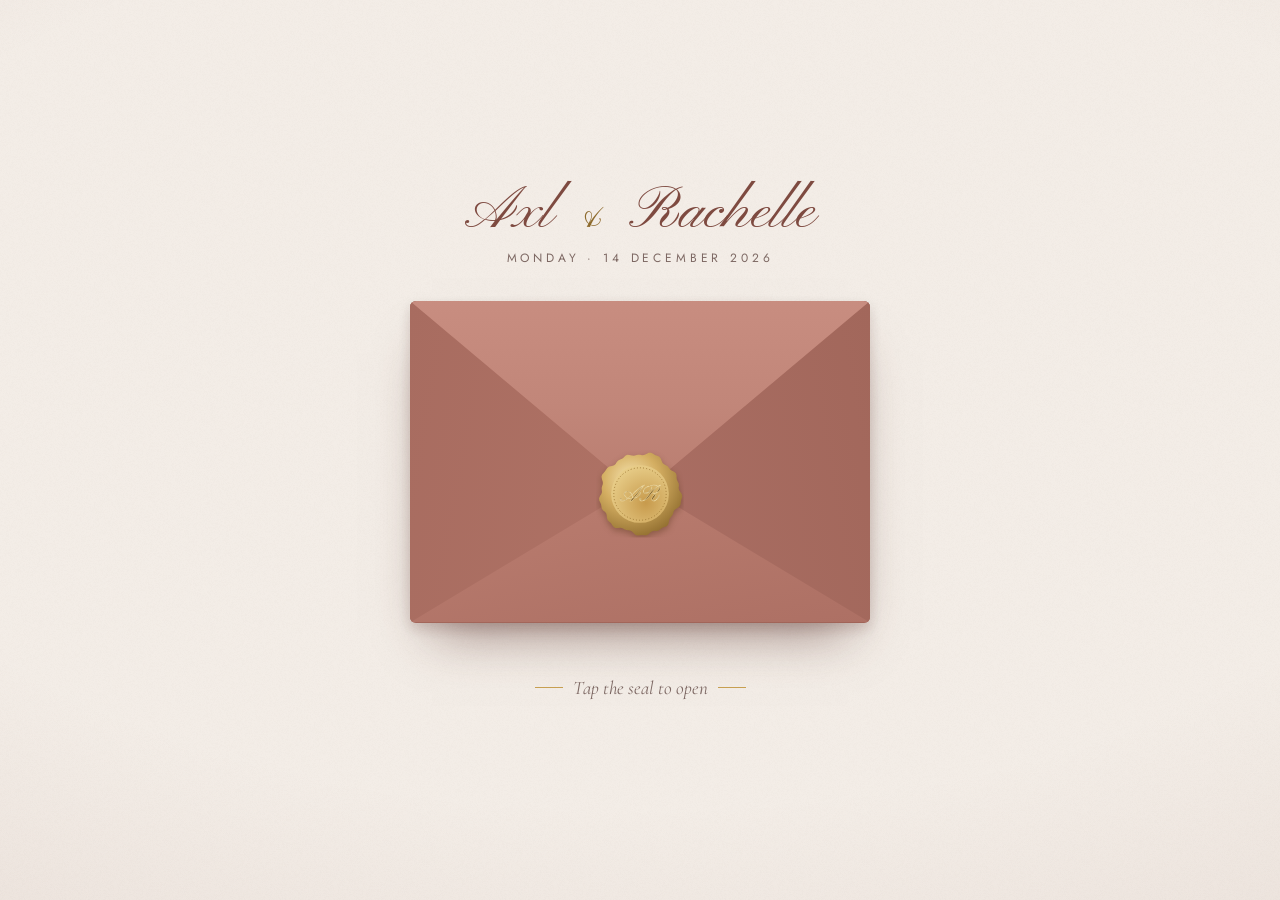
<file: index.html>
<!doctype html>
<html lang="en">
  <head>
    <meta charset="utf-8" />
    <meta
      name="viewport"
      content="width=device-width, initial-scale=1, viewport-fit=cover"
    />
    <style>
      :root {
        padding-top: env(safe-area-inset-top, 0px);
        padding-bottom: env(safe-area-inset-bottom, 0px);
        box-sizing: border-box;
      }
      body {
        margin: 0;
      }
      img {
        max-width: 100%;
      }
      [hidden] {
        display: none !important;
      }
    </style>
    <title>Axl &amp; Rachelle</title>
    <link
      rel="icon"
      href="data:image/svg+xml,%3Csvg xmlns=%27http://www.w3.org/2000/svg%27 viewBox=%270 0 100 100%27%3E%3Ccircle cx=%2750%27 cy=%2750%27 r=%2746%27 fill=%27%23c9a052%27/%3E%3Ccircle cx=%2750%27 cy=%2750%27 r=%2730%27 fill=%27none%27 stroke=%27%238d6a2c%27 stroke-width=%273%27/%3E%3C/svg%3E"
    />
    <link rel="preconnect" href="https://fonts.googleapis.com" />
    <link rel="preconnect" href="https://fonts.gstatic.com" crossorigin />
    <link rel="stylesheet" href="rsvp.css" />
    <link
      rel="stylesheet"
      href="https://fonts.googleapis.com/css2?family=Cormorant+Garamond:ital,wght@0,400;0,500;0,600;1,400;1,500&family=Jost:wght@400;500&family=Pinyon+Script&display=swap"
    />
    <style>
      /* Layout: one screen. Sealed envelope on linen → tap the seal → card rises out and becomes a page-turning booklet. */
      :root {
        color-scheme: light;
        --linen: #f4eee8;
        --linen-deep: #e7ddd4;
        --rose: #b77a6d;
        --rose-side: #a86c60;
        --rose-flap: #c18679;
        --rose-deep: #7e4a40;
        --blush: #f0dfd8;
        --gold: #c9a052;
        --gold-hi: #f1dca3;
        --gold-lo: #8d6a2c;
        --ink: #4b3934;
        --ink-soft: #7d6863;
        --panel: #fbf8f5;
        --f-script: "Pinyon Script", "Snell Roundhand", cursive;
        --f-serif:
          "Cormorant Garamond", "Cormorant", Garamond, "Times New Roman", serif;
        --f-ui: "Jost", "Avenir Next", "Segoe UI", system-ui, sans-serif;
        --rf-ink: var(--rose-deep);
        --rf-soft: var(--ink-soft);
        --rf-line: rgba(126, 74, 64, 0.25);
        --rf-field: var(--panel);
        --rf-gold: var(--gold-lo);
        --rf-font: var(--f-ui);
      }
      html,
      body {
        height: 100%;
      }
      body {
        background-color: var(--linen);
        background-image: radial-gradient(
          120% 90% at 50% 40%,
          transparent 55%,
          rgba(126, 74, 64, 0.1) 100%
        );
        color: var(--ink);
        font-family: var(--f-ui);
        overflow: hidden;
        -webkit-tap-highlight-color: transparent;
      }
      .stage {
        position: relative;
        height: 100%;
        padding-left: max(16px, env(safe-area-inset-left, 0px));
        padding-right: max(16px, env(safe-area-inset-right, 0px));
        padding-block: 16px;
        box-sizing: border-box;
        display: flex;
        flex-direction: column;
        align-items: center;
        justify-content: center;
        gap: clamp(18px, 4vh, 34px);
      }
      .texture {
        position: fixed;
        inset: 0;
        pointer-events: none;
        opacity: 0.55;
        mix-blend-mode: multiply;
        background-size: 220px 220px;
      }

      /* ---------- Sealed state ---------- */
      .heading {
        text-align: center;
        display: grid;
        gap: 6px;
      }
      .names {
        font-family: var(--f-script);
        font-size: clamp(40px, 10vw, 60px);
        line-height: 1;
        color: var(--rose-deep);
        margin: 0;
        font-weight: 400;
        text-wrap: balance;
      }
      .names .amp {
        font-size: 0.7em;
        color: var(--gold-lo);
        padding: 0 0.12em;
      }
      .when {
        font-family: var(--f-ui);
        font-size: 12px;
        letter-spacing: 0.32em;
        text-transform: uppercase;
        color: var(--ink-soft);
      }

      .env {
        --ew: min(88vw, 460px, calc((100vh - 260px) * 1.43));
        position: relative;
        width: var(--ew);
        aspect-ratio: 10/7;
        cursor: pointer;
        border: 0;
        padding: 0;
        background: none;
      }
      .env > * {
        position: absolute;
      }
      .env-back {
        inset: 0;
        border-radius: 6px;
        background: linear-gradient(#80493f, #94584c);
        box-shadow:
          0 30px 50px -22px rgba(80, 40, 34, 0.55),
          0 6px 14px rgba(80, 40, 34, 0.18);
        z-index: 1;
      }
      .card {
        z-index: 3;
        left: 27%;
        width: 46%;
        top: 3%;
        aspect-ratio: 397/560;
        background: #fff center/cover no-repeat;
        border-radius: 3px;
        box-shadow: 0 2px 6px rgba(60, 30, 25, 0.25);
      }
      .front {
        inset: 0;
        z-index: 4;
        border-radius: 6px;
        overflow: hidden;
        clip-path: polygon(0 0, 50% 57%, 100% 0, 100% 100%, 0 100%);
        background: linear-gradient(170deg, #bd8174, var(--rose) 60%, #ad7064);
      }
      .front::before,
      .front::after {
        content: "";
        position: absolute;
        inset: 0;
      }
      .front::before {
        clip-path: polygon(0 0, 50% 57%, 0 100%);
        background: linear-gradient(100deg, var(--rose-side), #b47769);
      }
      .front::after {
        clip-path: polygon(100% 0, 50% 57%, 100% 100%);
        background: linear-gradient(260deg, #a2675b, #b0746a);
      }
      .flap {
        left: 0;
        top: 0;
        width: 100%;
        height: 60%;
        z-index: 5;
        transform-origin: 50% 0;
        transform: perspective(1000px) rotateX(0deg);
        transform-style: preserve-3d;
      }
      .flap .face {
        position: absolute;
        inset: 0;
        backface-visibility: hidden;
        -webkit-backface-visibility: hidden;
        clip-path: polygon(0 0, 100% 0, 50% 100%);
      }
      .flap .out {
        background: linear-gradient(
          180deg,
          #c88d80,
          var(--rose-flap) 55%,
          #b97d70
        );
        border-radius: 6px 6px 0 0;
      }
      .flap .in {
        transform: rotateX(180deg);
        background:
          radial-gradient(
              circle at 25% 30%,
              rgba(183, 122, 109, 0.28) 0 2px,
              transparent 2.5px
            )
            0 0/16px 16px,
          radial-gradient(
              circle at 75% 80%,
              rgba(201, 160, 82, 0.3) 0 1.6px,
              transparent 2px
            )
            0 0/16px 16px,
          linear-gradient(var(--blush), #f7ebe6);
      }
      .seal {
        left: 50%;
        top: 60%;
        width: clamp(64px, 19%, 88px);
        aspect-ratio: 1;
        transform: translate(-50%, -50%);
        z-index: 6;
        pointer-events: none;
      }
      .seal svg {
        position: absolute;
        inset: 0;
        width: 100%;
        height: 100%;
        filter: drop-shadow(0 3px 3px rgba(70, 40, 10, 0.35));
      }
      .seal .half-l {
        clip-path: inset(0 50% 0 0);
      }
      .seal .half-r {
        clip-path: inset(0 0 0 50%);
      }
      .env:focus-visible {
        outline: 2px solid var(--gold-lo);
        outline-offset: 8px;
        border-radius: 8px;
      }
      .hint {
        font-family: var(--f-serif);
        font-style: italic;
        font-size: 19px;
        color: var(--ink-soft);
        display: flex;
        align-items: center;
        gap: 10px;
      }
      .hint::before,
      .hint::after {
        content: "";
        width: 28px;
        height: 1px;
        background: var(--gold);
      }
      .pulse {
        animation: pulse 2.4s ease-in-out infinite;
      }
      @keyframes pulse {
        0%,
        100% {
          transform: translate(-50%, -50%) scale(1);
        }
        50% {
          transform: translate(-50%, -50%) scale(1.06);
        }
      }

      /* ---------- Opened state ---------- */
      .reader {
        position: absolute;
        inset: 0;
        display: flex;
        flex-direction: column;
        align-items: center;
        justify-content: center;
        gap: 14px;
        padding-left: max(16px, env(safe-area-inset-left, 0px));
        padding-right: max(16px, env(safe-area-inset-right, 0px));
        padding-block: 16px;
        box-sizing: border-box;
        visibility: hidden;
      }
      .reader.on {
        visibility: visible;
      }
      .book {
        position: relative;
        width: var(--bw, 300px);
        height: var(--bh, 423px);
        touch-action: pan-y pinch-zoom;
        user-select: none;
        -webkit-user-select: none;
      }
      .page {
        position: absolute;
        inset: 0;
        background: #fff center/cover no-repeat;
        border-radius: 4px;
        box-shadow:
          0 24px 44px -20px rgba(80, 40, 34, 0.5),
          0 4px 10px rgba(80, 40, 34, 0.14);
        transform-origin: 0 50%;
        backface-visibility: hidden;
      }
      .page img {
        width: 100%;
        height: 100%;
        object-fit: cover;
        border-radius: 4px;
        display: block;
        pointer-events: none;
      }
      .controls {
        display: flex;
        align-items: center;
        gap: 10px;
        opacity: 0;
      }
      .btn {
        font: 500 13px/1 var(--f-ui);
        letter-spacing: 0.14em;
        text-transform: uppercase;
        color: var(--rose-deep);
        background: var(--panel);
        border: 1px solid rgba(126, 74, 64, 0.22);
        border-radius: 999px;
        height: 44px;
        min-width: 44px;
        padding: 0 16px;
        display: inline-flex;
        align-items: center;
        justify-content: center;
        gap: 8px;
        cursor: pointer;
      }
      .btn:hover {
        border-color: var(--rose);
      }
      .btn:focus-visible {
        outline: 2px solid var(--gold-lo);
        outline-offset: 2px;
      }
      .btn[disabled] {
        opacity: 0.35;
        cursor: default;
      }
      .btn.icon {
        padding: 0;
        width: 44px;
      }
      .btn svg {
        width: 18px;
        height: 18px;
      }
      .count {
        font: 500 13px/1 var(--f-ui);
        letter-spacing: 0.12em;
        color: var(--ink-soft);
        min-width: 54px;
        text-align: center;
        font-variant-numeric: tabular-nums;
      }
      .music {
        position: fixed;
        z-index: 20;
        top: calc(14px + env(safe-area-inset-top, 0px));
        right: max(14px, calc(env(safe-area-inset-right, 0px) + 8px));
        opacity: 0;
        pointer-events: none;
        transition: opacity 0.6s;
      }
      .music.show {
        opacity: 1;
        pointer-events: auto;
      }
      .music .bars {
        display: flex;
        gap: 2px;
        align-items: flex-end;
        height: 14px;
      }
      .music .bars i {
        width: 3px;
        background: var(--rose);
        border-radius: 1px;
        height: 4px;
        animation: eq 1s ease-in-out infinite;
      }
      .music .bars i:nth-child(2) {
        animation-delay: -0.3s;
      }
      .music .bars i:nth-child(3) {
        animation-delay: -0.6s;
      }
      .music.muted .bars i {
        animation: none;
        height: 3px;
        background: var(--ink-soft);
      }
      @keyframes eq {
        0%,
        100% {
          height: 4px;
        }
        50% {
          height: 14px;
        }
      }

      /* ---------- Details sheet ---------- */
      .scrim {
        position: fixed;
        inset: 0;
        z-index: 30;
        background: rgba(60, 35, 30, 0.35);
        opacity: 0;
        transition: opacity 0.3s;
      }
      .scrim.open {
        opacity: 1;
      }
      .sheet {
        position: fixed;
        z-index: 31;
        left: 0;
        right: 0;
        bottom: 0;
        margin: 0 auto;
        max-width: 520px;
        max-height: 86%;
        overflow: auto;
        background: var(--panel);
        border-radius: 18px 18px 0 0;
        box-shadow: 0 -10px 40px rgba(60, 35, 30, 0.25);
        padding: 10px max(20px, env(safe-area-inset-right, 0px))
          calc(24px + env(safe-area-inset-bottom, 0px))
          max(20px, env(safe-area-inset-left, 0px));
        transform: translateY(105%);
        transition: transform 0.38s cubic-bezier(0.2, 0.8, 0.2, 1);
        box-sizing: border-box;
      }
      .sheet.open {
        transform: none;
      }
      .grab {
        width: 40px;
        height: 4px;
        border-radius: 2px;
        background: var(--linen-deep);
        margin: 4px auto 10px;
      }
      .sheet h2 {
        font: 500 30px/1.1 var(--f-serif);
        margin: 4px 0 2px;
        color: var(--rose-deep);
        text-align: center;
      }
      .sheet .sub {
        font: 12px var(--f-ui);
        letter-spacing: 0.28em;
        text-transform: uppercase;
        color: var(--ink-soft);
        text-align: center;
        margin: 0 0 18px;
      }
      .events {
        display: grid;
        gap: 0;
        margin: 0;
        padding: 0;
        list-style: none;
      }
      .ev {
        display: grid;
        grid-template-columns: 76px 1fr;
        gap: 14px;
        padding: 14px 0;
        border-top: 1px solid var(--linen-deep);
      }
      .ev .t {
        font: 500 15px/1.2 var(--f-serif);
        color: var(--gold-lo);
        font-variant-numeric: tabular-nums;
        padding-top: 2px;
      }
      .ev .t small {
        display: block;
        font: 11px/1.4 var(--f-ui);
        letter-spacing: 0.16em;
        text-transform: uppercase;
        color: var(--ink-soft);
      }
      .ev h3 {
        margin: 0;
        font: 600 19px/1.2 var(--f-serif);
        color: var(--ink);
      }
      .ev p {
        margin: 3px 0 8px;
        font: 14px/1.45 var(--f-ui);
        color: var(--ink-soft);
        min-width: 0;
      }
      .link {
        font: 500 12px/1 var(--f-ui);
        letter-spacing: 0.14em;
        text-transform: uppercase;
        color: var(--rose-deep);
        text-decoration: none;
        border-bottom: 1px solid var(--gold);
        padding-bottom: 2px;
      }
      .rsvp {
        margin-top: 6px;
        padding: 16px;
        border-radius: 12px;
        background: var(--blush);
      }
      .rsvp h3 {
        margin: 0 0 2px;
        font: 600 19px/1.2 var(--f-serif);
      }
      .rsvp > p {
        margin: 0 0 10px;
        font: 14px/1.45 var(--f-ui);
        color: var(--ink-soft);
      }
      .contact {
        display: flex;
        align-items: center;
        justify-content: space-between;
        gap: 10px;
        padding: 8px 0;
        border-top: 1px solid rgba(126, 74, 64, 0.15);
      }
      .contact span {
        font: 15px/1.3 var(--f-ui);
        min-width: 0;
      }
      .contact b {
        font-weight: 500;
        display: block;
        font-family: var(--f-serif);
        font-size: 18px;
      }
      .contact .num {
        user-select: all;
        -webkit-user-select: all;
        font-variant-numeric: tabular-nums;
        letter-spacing: 0.04em;
      }
      .copy {
        font: 500 12px/1 var(--f-ui);
        letter-spacing: 0.12em;
        text-transform: uppercase;
        color: var(--rose-deep);
        background: var(--panel);
        border: 1px solid rgba(126, 74, 64, 0.25);
        border-radius: 999px;
        height: 36px;
        padding: 0 14px;
        cursor: pointer;
        flex: none;
      }
      .cal {
        display: flex;
        justify-content: center;
        margin-top: 18px;
      }
      .close {
        position: absolute;
        top: 10px;
        right: max(12px, env(safe-area-inset-right, 0px));
      }

      @media (prefers-reduced-motion: reduce) {
        .pulse,
        .music .bars i {
          animation: none;
        }
      }
    </style>
  </head>
  <body>
    <div class="texture" id="texture"></div>

    <main class="stage" id="stage">
      <header class="heading" id="heading">
        <h1 class="names">Axl <span class="amp">&amp;</span> Rachelle</h1>
        <div class="when">Monday &middot; 14 December 2026</div>
      </header>

      <button class="env" id="env" aria-label="Open the invitation">
        <div class="env-back"></div>
        <div class="card" id="card"></div>
        <div class="front"></div>
        <div class="flap" id="flap">
          <div class="face out"></div>
          <div class="face in"></div>
        </div>
        <div class="seal pulse" id="seal">
          <svg class="half-l" viewBox="0 0 100 100" aria-hidden="true">
            <use href="#sealArt" />
          </svg>
          <svg class="half-r" viewBox="0 0 100 100" aria-hidden="true">
            <use href="#sealArt" />
          </svg>
        </div>
      </button>

      <p class="hint" id="hint">Tap the seal to open</p>

      <section class="reader" id="reader" aria-label="Invitation pages">
        <div class="book" id="book" aria-live="polite"></div>
        <nav class="controls" id="controls">
          <button class="btn icon" id="prev" aria-label="Previous page">
            <svg
              viewBox="0 0 24 24"
              fill="none"
              stroke="currentColor"
              stroke-width="1.6"
            >
              <path d="M15 5l-7 7 7 7" />
            </svg>
          </button>
          <span class="count" id="count">1 / 3</span>
          <button class="btn icon" id="next" aria-label="Next page">
            <svg
              viewBox="0 0 24 24"
              fill="none"
              stroke="currentColor"
              stroke-width="1.6"
            >
              <path d="M9 5l7 7-7 7" />
            </svg>
          </button>
          <button class="btn" id="detailsBtn">Details</button>
        </nav>
      </section>
    </main>

    <button class="btn icon music" id="music" aria-label="Pause music">
      <span class="bars"><i></i><i></i><i></i></span>
    </button>

    <div class="scrim" id="scrim" hidden></div>
    <section
      class="sheet"
      id="sheet"
      role="dialog"
      aria-modal="true"
      aria-labelledby="sheetTitle"
      hidden
    >
      <div class="grab"></div>
      <button class="btn icon close" id="closeSheet" aria-label="Close details">
        <svg
          viewBox="0 0 24 24"
          fill="none"
          stroke="currentColor"
          stroke-width="1.6"
        >
          <path d="M6 6l12 12M18 6L6 18" />
        </svg>
      </button>
      <h2 id="sheetTitle">Axl &amp; Rachelle</h2>
      <p class="sub">Monday &middot; 14 December 2026</p>
      <ul class="events">
        <li class="ev">
          <div class="t">1:00 pm<small>Ceremony</small></div>
          <div>
            <h3>Wedding Ceremony</h3>
            <p>San Juan de Sahagun Parish Church, Candon City, Ilocos Sur</p>
            <a
              class="link"
              target="_blank"
              rel="noopener"
              href="https://www.google.com/maps/search/?api=1&query=San+Juan+de+Sahagun+Parish+Church+Candon+City+Ilocos+Sur"
              >Open in Maps</a
            >
          </div>
        </li>
        <li class="ev">
          <div class="t">1:00 pm<small>Dedication</small></div>
          <div>
            <h3>Child Dedication of Kyle Quenzo</h3>
            <p>San Juan de Sahagun Parish Church, Candon City, Ilocos Sur</p>
          </div>
        </li>
        <li class="ev">
          <div class="t">After<small>Reception</small></div>
          <div>
            <h3>Reception</h3>
            <p>Ban-aw Sapphire Event Hall, Galimuyod, Ilocos Sur</p>
            <a
              class="link"
              target="_blank"
              rel="noopener"
              href="https://www.google.com/maps/place/Sapphire+Business+Center+and+Main+Office/@17.183698,120.4616823,1132m/data=!3m2!1e3!4b1!4m6!3m5!1s0x338e19c76d4a9fa3:0x145c7a8bc892873e!8m2!3d17.1836929!4d120.4665532!16s%2Fg%2F11fylt3p_z?entry=ttu&g_ep=EgoyMDI2MTEwMy4wIKXMDSoASAFQAw%3D%3D"
              >Open in Maps</a
            >
          </div>
        </li>
      </ul>
      <div class="rsvp">
        <h3>Kindly RSVP by 15 November 2026</h3>
        <p>Your reserved number of seats is on your separate note.</p>
        <div class="contact">
          <span><b>Axl</b><span class="num">0994 142 1722</span></span
          ><button class="copy" data-num="09941421722">Copy</button>
        </div>
        <div class="contact">
          <span><b>Rachelle</b><span class="num">0994 142 1720</span></span
          ><button class="copy" data-num="09941421720">Copy</button>
        </div>
      </div>
      <div class="cal">
        <a class="link" target="_blank" rel="noopener" id="calLink" href="#"
          >Add to Google Calendar</a
        >
      </div>
    </section>

    <svg width="0" height="0" style="position: absolute" aria-hidden="true">
      <defs>
        <radialGradient id="g1" cx="38%" cy="32%" r="75%">
          <stop offset="0" stop-color="#f6e4b0" />
          <stop offset=".45" stop-color="#d4ae62" />
          <stop offset="1" stop-color="#8d6a2c" />
        </radialGradient>
        <radialGradient id="g2" cx="60%" cy="65%" r="70%">
          <stop offset="0" stop-color="#c79a4c" />
          <stop offset="1" stop-color="#e9cf8b" />
        </radialGradient>
        <g id="sealArt">
          <path id="sealEdge" fill="url(#g1)" d="" />
          <circle cx="50" cy="50" r="33" fill="url(#g2)" />
          <circle
            cx="50"
            cy="50"
            r="30"
            fill="none"
            stroke="#9c7632"
            stroke-width="1"
            stroke-dasharray="1.2 2.4"
          />
          <text
            x="50"
            y="58"
            text-anchor="middle"
            font-family="Pinyon Script, cursive"
            font-size="27"
            fill="#7a5a22"
            stroke="#f3dea5"
            stroke-width=".5"
          >
            AR
          </text>
        </g>
      </defs>
    </svg>

    <script>
      (() => {
        /* Pages in reading order. The first one is the card that slides out of the envelope. */
        const PAGES = ["pages/p01.jpg", "pages/p02.jpg", "pages/p03.jpg"];
        const RATIO = 560 / 397;
        const reduce = matchMedia("(prefers-reduced-motion: reduce)").matches;
        const $ = (id) => document.getElementById(id);
        const stage = $("stage"),
          env = $("env"),
          card = $("card"),
          flap = $("flap"),
          seal = $("seal");
        const heading = $("heading"),
          hint = $("hint"),
          reader = $("reader"),
          book = $("book");
        const controls = $("controls"),
          count = $("count"),
          prevB = $("prev"),
          nextB = $("next");
        const musicB = $("music");

        /* Paper grain */
        try {
          const c = document.createElement("canvas");
          c.width = c.height = 220;
          const x = c.getContext("2d"),
            d = x.createImageData(220, 220);
          for (let i = 0; i < d.data.length; i += 4) {
            const v = 200 + Math.random() * 55;
            d.data[i] = v;
            d.data[i + 1] = v - 4;
            d.data[i + 2] = v - 8;
            d.data[i + 3] = 26;
          }
          x.putImageData(d, 0, 0);
          $("texture").style.backgroundImage = `url(${c.toDataURL()})`;
        } catch (e) {}

        /* Wax seal edge: an irregular, slightly wavy circle */
        (() => {
          let p = "";
          for (let i = 0; i <= 120; i++) {
            const a = (i / 120) * Math.PI * 2;
            const r =
              46 +
              Math.sin(a * 9) * 1.6 +
              Math.sin(a * 23 + 1) * 0.8 +
              Math.cos(a * 5) * 1.1;
            p +=
              (i ? "L" : "M") +
              (50 + r * Math.cos(a)).toFixed(2) +
              " " +
              (50 + r * Math.sin(a)).toFixed(2);
          }
          $("sealEdge").setAttribute("d", p + "Z");
        })();

        /* Build pages */
        PAGES.forEach((src) => {
          const im = new Image();
          im.src = src;
        });
        card.style.backgroundImage = `url(${PAGES[0]})`;
        const pages = PAGES.map((src, i) => {
          const d = document.createElement("div");
          d.className = "page";
          d.hidden = i !== 0;
          d.innerHTML = `<img src="${src}" alt="Invitation page ${i + 1} of ${PAGES.length}" draggable="false">`;
          book.appendChild(d);
          return d;
        });

        /* Size the booklet to the screen */
        function size() {
          const W = stage.clientWidth - 32,
            H = stage.clientHeight - 32 - 44 - 14;
          let bw = Math.min(W, H / RATIO, 600);
          bw = Math.max(bw, 160);
          book.style.setProperty("--bw", bw + "px");
          book.style.setProperty("--bh", bw * RATIO + "px");
        }
        size();
        addEventListener("resize", size);

        /* Music */
        const audio = new Audio("music.mp3");
        audio.loop = true;
        audio.preload = "auto";
        audio.volume = 0;
        let wantMusic = true;
        function fadeTo(v, ms) {
          const from = audio.volume,
            t0 = performance.now();
          const step = (t) => {
            const k = Math.min(1, (t - t0) / ms);
            try {
              audio.volume = from + (v - from) * k;
            } catch (e) {}
            if (k < 1) requestAnimationFrame(step);
          };
          requestAnimationFrame(step);
        }
        function setMusicUI() {
          musicB.classList.toggle("muted", !wantMusic);
          musicB.setAttribute(
            "aria-label",
            wantMusic ? "Pause music" : "Play music",
          );
        }
        musicB.addEventListener("click", () => {
          wantMusic = !wantMusic;
          setMusicUI();
          if (wantMusic) {
            audio.play().catch(() => {});
            fadeTo(0.8, 600);
          } else {
            audio.pause();
          }
        });
        document.addEventListener("visibilitychange", () => {
          if (document.hidden) audio.pause();
          else if (wantMusic && opened) audio.play().catch(() => {});
        });

        /* Opening sequence */
        let opened = false,
          idx = 0,
          busy = false;
        const ease = "cubic-bezier(.45,.05,.2,1)";
        const A = (el, kf, o) =>
          el.animate(kf, Object.assign({ fill: "forwards", easing: ease }, o))
            .finished;
        const wait = (ms) => new Promise((r) => setTimeout(r, ms));

        async function open() {
          if (opened) return;
          opened = true;
          env.disabled = true;
          audio
            .play()
            .then(() => fadeTo(0.8, 2500))
            .catch(() => {});
          musicB.classList.add("show");
          setMusicUI();
          seal.classList.remove("pulse");
          const k = reduce ? 0.25 : 1;
          hint.animate([{ opacity: 1 }, { opacity: 0 }], {
            duration: 300,
            fill: "forwards",
          });
          heading.animate(
            [{ opacity: 1 }, { opacity: 0, transform: "translateY(-16px)" }],
            { duration: 700 * k, fill: "forwards", easing: ease },
          );

          const [sl, sr] = seal.querySelectorAll("svg");
          seal.animate(
            [
              { transform: "translate(-50%,-50%) scale(1)" },
              { transform: "translate(-50%,-50%) scale(.94)" },
              { transform: "translate(-50%,-50%) scale(1)" },
            ],
            { duration: 260 * k },
          );
          await wait(200 * k);
          await Promise.all([
            A(
              sl,
              [
                { transform: "none", opacity: 1 },
                {
                  transform: "translate(-22px,18px) rotate(-24deg)",
                  opacity: 0,
                },
              ],
              { duration: 700 * k },
            ),
            A(
              sr,
              [
                { transform: "none", opacity: 1 },
                { transform: "translate(22px,18px) rotate(24deg)", opacity: 0 },
              ],
              { duration: 700 * k },
            ),
          ]);

          setTimeout(() => {
            flap.style.zIndex = 2;
          }, 470 * k);
          await A(
            flap,
            [
              { transform: "perspective(1000px) rotateX(0deg)" },
              { transform: "perspective(1000px) rotateX(180deg)" },
            ],
            { duration: 950 * k },
          );

          await A(
            card,
            [{ transform: "translateY(0)" }, { transform: "translateY(-64%)" }],
            { duration: 1000 * k, easing: "cubic-bezier(.3,.6,.25,1)" },
          );
          await wait(250 * k);

          /* Card becomes the first page of the booklet */
          const from = card.getBoundingClientRect();
          reader.classList.add("on");
          const to = book.getBoundingClientRect();
          card.style.visibility = "hidden";
          const s = from.width / to.width;
          book.style.transformOrigin = "0 0";
          env.animate(
            [
              { transform: "none", opacity: 1 },
              { transform: "translateY(55vh) rotate(4deg)", opacity: 0 },
            ],
            {
              duration: 1100 * k,
              easing: "cubic-bezier(.5,0,.75,0)",
              fill: "forwards",
            },
          );
          await A(
            book,
            [
              {
                transform: `translate(${from.left - to.left}px, ${from.top - to.top}px) scale(${s})`,
              },
              { transform: "none" },
            ],
            {
              duration: 1200 * k,
              easing: "cubic-bezier(.6,0,.2,1)",
              fill: "none",
            },
          );
          env.hidden = true;
          heading.hidden = true;
          hint.hidden = true;
          A(
            controls,
            [
              { opacity: 0, transform: "translateY(8px)" },
              { opacity: 1, transform: "none" },
            ],
            { duration: 500 },
          );
          update();
        }
        env.addEventListener("click", open);

        /* Page turning */
        function update() {
          count.textContent = `${idx + 1} / ${PAGES.length}`;
          prevB.disabled = idx === 0;
          nextB.disabled = idx === PAGES.length - 1;
        }
        async function go(n) {
          if (busy || n === idx || n < 0 || n >= PAGES.length) return;
          busy = true;
          const cur = pages[idx],
            nxt = pages[n],
            fwd = n > idx;
          nxt.hidden = false;
          const P = "perspective(1800px) ";
          if (reduce) {
            nxt.style.zIndex = 2;
            cur.style.zIndex = 1;
            await A(nxt, [{ opacity: 0 }, { opacity: 1 }], {
              duration: 220,
              fill: "none",
            });
          } else if (fwd) {
            cur.style.zIndex = 2;
            nxt.style.zIndex = 1;
            await A(
              cur,
              [
                { transform: P + "rotateY(0)", opacity: 1, offset: 0 },
                { opacity: 1, offset: 0.6 },
                { transform: P + "rotateY(-110deg)", opacity: 0 },
              ],
              { duration: 750, fill: "none" },
            );
          } else {
            cur.style.zIndex = 1;
            nxt.style.zIndex = 2;
            await A(
              nxt,
              [
                { transform: P + "rotateY(-110deg)", opacity: 0, offset: 0 },
                { opacity: 1, offset: 0.4 },
                { transform: P + "rotateY(0)", opacity: 1 },
              ],
              { duration: 750, fill: "none" },
            );
          }
          cur.hidden = true;
          cur.style.zIndex = "";
          nxt.style.zIndex = "";
          idx = n;
          update();
          busy = false;
        }
        prevB.addEventListener("click", () => go(idx - 1));
        nextB.addEventListener("click", () => go(idx + 1));

        /* Swipe and tap on the booklet */
        let sx = null,
          sy = 0,
          st = 0;
        book.addEventListener("pointerdown", (e) => {
          sx = e.clientX;
          sy = e.clientY;
          st = Date.now();
        });
        book.addEventListener("pointerup", (e) => {
          if (sx === null) return;
          const dx = e.clientX - sx,
            dy = e.clientY - sy;
          sx = null;
          if (Math.abs(dx) > 40 && Math.abs(dx) > Math.abs(dy)) {
            go(idx + (dx < 0 ? 1 : -1));
            return;
          }
          if (Math.abs(dx) < 8 && Math.abs(dy) < 8 && Date.now() - st < 400) {
            const r = book.getBoundingClientRect();
            go(idx + (e.clientX - r.left < r.width * 0.35 ? -1 : 1));
          }
        });
        book.addEventListener("pointercancel", () => {
          sx = null;
        });
        addEventListener("keydown", (e) => {
          if (sheet.classList.contains("open")) {
            if (e.key === "Escape") closeSheet();
            return;
          }
          if (!opened) return;
          if (e.key === "ArrowRight" || e.key === "PageDown") go(idx + 1);
          if (e.key === "ArrowLeft" || e.key === "PageUp") go(idx - 1);
        });

        /* Details sheet */
        const sheet = $("sheet"),
          scrim = $("scrim");
        function openSheet() {
          sheet.hidden = false;
          scrim.hidden = false;
          requestAnimationFrame(() =>
            requestAnimationFrame(() => {
              sheet.classList.add("open");
              scrim.classList.add("open");
            }),
          );
          setTimeout(() => $("closeSheet").focus(), 50);
        }
        function closeSheet() {
          sheet.classList.remove("open");
          scrim.classList.remove("open");
          setTimeout(() => {
            sheet.hidden = true;
            scrim.hidden = true;
            $("detailsBtn").focus();
          }, 380);
        }
        $("detailsBtn").addEventListener("click", openSheet);
        $("closeSheet").addEventListener("click", closeSheet);
        scrim.addEventListener("click", closeSheet);

        document.querySelectorAll(".copy").forEach((b) =>
          b.addEventListener("click", () => {
            const done = () => {
              b.textContent = "Copied";
              setTimeout(() => (b.textContent = "Copy"), 1600);
            };
            const pick = () => {
              const s = getSelection(),
                r = document.createRange();
              r.selectNodeContents(
                b.previousElementSibling.querySelector(".num"),
              );
              s.removeAllRanges();
              s.addRange(r);
              b.textContent = "Selected";
              setTimeout(() => (b.textContent = "Copy"), 1600);
            };
            try {
              navigator.clipboard.writeText(b.dataset.num).then(done, pick);
            } catch (e) {
              pick();
            }
          }),
        );

        const q = new URLSearchParams({
          action: "TEMPLATE",
          text: "Wedding of Axl & Rachelle",
          dates: "20261214T130000/20261214T220000",
          ctz: "Asia/Manila",
          location:
            "San Juan de Sahagun Parish Church, Candon City, Ilocos Sur",
          details:
            "Ceremony 1:00 PM at San Juan de Sahagun Parish Church, Candon City.\nChild dedication of Kyle Quenzo 1:00 PM.\nReception at Ban-aw Sapphire Event Hall, Galimuyod, Ilocos Sur.\nFormal attire.",
        });
        $("calLink").href =
          "https://calendar.google.com/calendar/render?" + q.toString();
      })();
    </script>
    <script>
      window.RSVP_EVENT = "wedding";
    </script>
    <script src="rsvp-config.js"></script>
    <script src="rsvp.js"></script>
  </body>
</html>
</file>
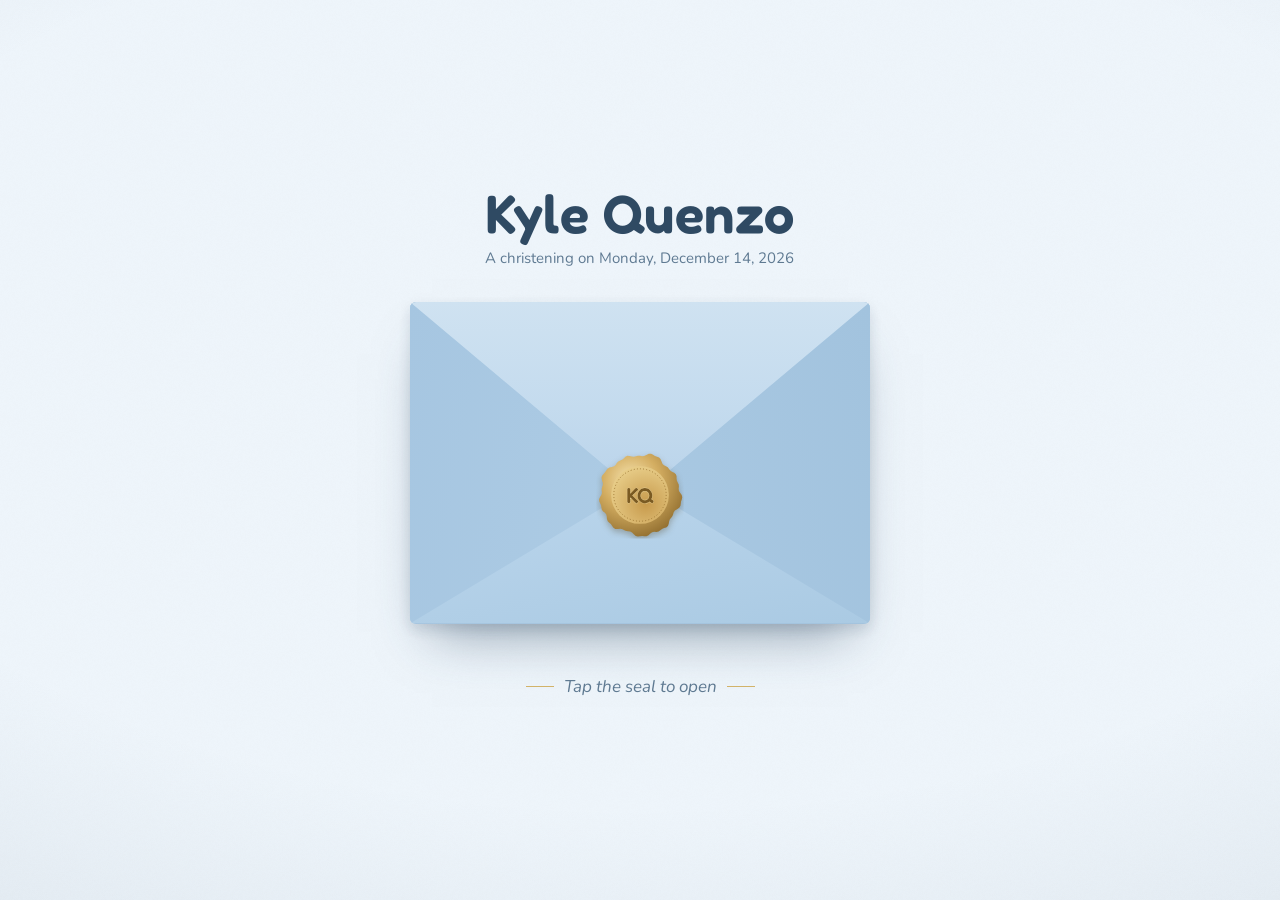
<file: dedication/index.html>
<!doctype html>
<html lang="en">
  <head>
    <meta charset="utf-8" />
    <meta
      name="viewport"
      content="width=device-width, initial-scale=1, viewport-fit=cover"
    />
    <style>
      :root {
        padding-top: env(safe-area-inset-top, 0px);
        padding-bottom: env(safe-area-inset-bottom, 0px);
        box-sizing: border-box;
      }
      body {
        margin: 0;
      }
      img {
        max-width: 100%;
      }
      [hidden] {
        display: none !important;
      }
    </style>
    <title>Kyle Quenzo &middot; Christening</title>
    <link
      rel="icon"
      href="data:image/svg+xml,%3Csvg xmlns=%27http://www.w3.org/2000/svg%27 viewBox=%270 0 100 100%27%3E%3Ccircle cx=%2750%27 cy=%2750%27 r=%2746%27 fill=%27%23d4b46a%27/%3E%3Ccircle cx=%2750%27 cy=%2750%27 r=%2730%27 fill=%27none%27 stroke=%27%23a8873f%27 stroke-width=%273%27/%3E%3C/svg%3E"
    />
    <link rel="preconnect" href="https://fonts.googleapis.com" />
    <link rel="preconnect" href="https://fonts.gstatic.com" crossorigin />
    <link rel="stylesheet" href="../rsvp.css" />
    <link
      rel="stylesheet"
      href="https://fonts.googleapis.com/css2?family=Fredoka:wght@400;500;600&family=Nunito:ital,wght@0,400;0,600;0,700;1,400&display=swap"
    />
    <style>
      /* Layout: one screen. Sealed envelope on a soft sky → tap the seal → card rises out and becomes a page-turning booklet. */
      :root {
        color-scheme: light;
        --sky: #eef5fb;
        --sky-deep: #d9e8f4;
        --cloud: #ffffff;
        --powder: #b7d3ea;
        --powder-side: #a6c6e1;
        --powder-flap: #c4dbee;
        --slate: #2f4a63;
        --slate-soft: #5f7a92;
        --gold: #d4b46a;
        --gold-hi: #f3e2b3;
        --gold-lo: #a8873f;
        --panel: #fbfdff;
        --f-display: "Fredoka", "Varela Round", "Nunito", system-ui, sans-serif;
        --f-body: "Nunito", "Avenir Next", "Segoe UI", system-ui, sans-serif;
        --rf-ink: var(--slate);
        --rf-soft: var(--slate-soft);
        --rf-line: rgba(47, 74, 99, 0.22);
        --rf-field: #fff;
        --rf-gold: var(--gold-lo);
        --rf-font: var(--f-body);
      }
      html,
      body {
        height: 100%;
      }
      body {
        background-color: var(--sky);
        background-image: radial-gradient(
          120% 90% at 50% 40%,
          transparent 55%,
          rgba(47, 74, 99, 0.1) 100%
        );
        color: var(--slate);
        font-family: var(--f-body);
        overflow: hidden;
        -webkit-tap-highlight-color: transparent;
      }
      .stage {
        position: relative;
        height: 100%;
        padding-left: max(16px, env(safe-area-inset-left, 0px));
        padding-right: max(16px, env(safe-area-inset-right, 0px));
        padding-block: 16px;
        box-sizing: border-box;
        display: flex;
        flex-direction: column;
        align-items: center;
        justify-content: center;
        gap: clamp(18px, 4vh, 34px);
      }
      .texture {
        position: fixed;
        inset: 0;
        pointer-events: none;
        opacity: 0.3;
        mix-blend-mode: multiply;
        background-size: 220px 220px;
      }

      /* ---------- Sealed state ---------- */
      .heading {
        text-align: center;
        display: grid;
        gap: 8px;
      }
      .names {
        font-family: var(--f-display);
        font-weight: 600;
        font-size: clamp(36px, 9vw, 54px);
        line-height: 1;
        color: var(--slate);
        margin: 0;
        letter-spacing: 0.01em;
        text-wrap: balance;
      }
      .when {
        font-family: var(--f-body);
        font-size: 15px;
        color: var(--slate-soft);
      }

      .env {
        --ew: min(88vw, 460px, calc((100vh - 260px) * 1.43));
        position: relative;
        width: var(--ew);
        aspect-ratio: 10/7;
        cursor: pointer;
        border: 0;
        padding: 0;
        background: none;
      }
      .env > * {
        position: absolute;
      }
      .env-back {
        inset: 0;
        border-radius: 6px;
        background: linear-gradient(#8fb2d0, #9dbdd8);
        box-shadow:
          0 30px 50px -22px rgba(47, 74, 99, 0.5),
          0 6px 14px rgba(47, 74, 99, 0.16);
        z-index: 1;
      }
      .card {
        z-index: 3;
        left: 27%;
        width: 46%;
        top: 3%;
        aspect-ratio: 397/560;
        background: #fff;
        border-radius: 3px;
        overflow: hidden;
        box-shadow: 0 2px 6px rgba(47, 74, 99, 0.25);
      }
      .front {
        inset: 0;
        z-index: 4;
        border-radius: 6px;
        overflow: hidden;
        clip-path: polygon(0 0, 50% 57%, 100% 0, 100% 100%, 0 100%);
        background: linear-gradient(
          170deg,
          #c0d9ec,
          var(--powder) 60%,
          #aacae3
        );
      }
      .front::before,
      .front::after {
        content: "";
        position: absolute;
        inset: 0;
      }
      .front::before {
        clip-path: polygon(0 0, 50% 57%, 0 100%);
        background: linear-gradient(100deg, var(--powder-side), #b3d0e7);
      }
      .front::after {
        clip-path: polygon(100% 0, 50% 57%, 100% 100%);
        background: linear-gradient(260deg, #a2c3de, #afcde6);
      }
      .flap {
        left: 0;
        top: 0;
        width: 100%;
        height: 60%;
        z-index: 5;
        transform-origin: 50% 0;
        transform: perspective(1000px) rotateX(0deg);
        transform-style: preserve-3d;
      }
      .flap .face {
        position: absolute;
        inset: 0;
        backface-visibility: hidden;
        -webkit-backface-visibility: hidden;
        clip-path: polygon(0 0, 100% 0, 50% 100%);
      }
      .flap .out {
        background: linear-gradient(
          180deg,
          #cfe2f1,
          var(--powder-flap) 55%,
          #b9d3ea
        );
        border-radius: 6px 6px 0 0;
      }
      .flap .in {
        transform: rotateX(180deg);
        background:
          radial-gradient(
              circle at 25% 30%,
              rgba(212, 180, 106, 0.35) 0 1.6px,
              transparent 2.2px
            )
            0 0/18px 18px,
          radial-gradient(
              circle at 75% 80%,
              rgba(183, 211, 234, 0.5) 0 2px,
              transparent 2.6px
            )
            0 0/18px 18px,
          linear-gradient(#ffffff, #f1f7fc);
      }
      .seal {
        left: 50%;
        top: 60%;
        width: clamp(64px, 19%, 88px);
        aspect-ratio: 1;
        transform: translate(-50%, -50%);
        z-index: 6;
        pointer-events: none;
      }
      .seal svg {
        position: absolute;
        inset: 0;
        width: 100%;
        height: 100%;
        filter: drop-shadow(0 3px 3px rgba(70, 50, 10, 0.3));
      }
      .seal .half-l {
        clip-path: inset(0 50% 0 0);
      }
      .seal .half-r {
        clip-path: inset(0 0 0 50%);
      }
      .env:focus-visible {
        outline: 2px solid var(--gold-lo);
        outline-offset: 8px;
        border-radius: 8px;
      }
      .hint {
        font-family: var(--f-body);
        font-style: italic;
        font-size: 17px;
        color: var(--slate-soft);
        display: flex;
        align-items: center;
        gap: 10px;
      }
      .hint::before,
      .hint::after {
        content: "";
        width: 28px;
        height: 1px;
        background: var(--gold);
      }
      .pulse {
        animation: pulse 2.4s ease-in-out infinite;
      }
      @keyframes pulse {
        0%,
        100% {
          transform: translate(-50%, -50%) scale(1);
        }
        50% {
          transform: translate(-50%, -50%) scale(1.06);
        }
      }

      /* ---------- Opened state ---------- */
      .reader {
        position: absolute;
        inset: 0;
        display: flex;
        flex-direction: column;
        align-items: center;
        justify-content: center;
        gap: 14px;
        padding-left: max(16px, env(safe-area-inset-left, 0px));
        padding-right: max(16px, env(safe-area-inset-right, 0px));
        padding-block: 16px;
        box-sizing: border-box;
        visibility: hidden;
      }
      .reader.on {
        visibility: visible;
      }
      .book {
        position: relative;
        width: var(--bw, 300px);
        height: var(--bh, 423px);
        touch-action: pan-y pinch-zoom;
        user-select: none;
        -webkit-user-select: none;
      }
      .page {
        position: absolute;
        inset: 0;
        background: #fff;
        border-radius: 4px;
        overflow: hidden;
        box-shadow:
          0 24px 44px -20px rgba(47, 74, 99, 0.5),
          0 4px 10px rgba(47, 74, 99, 0.14);
        transform-origin: 0 50%;
        backface-visibility: hidden;
      }

      /* ---------- The invitation pages (sized in container units so the same markup fits the envelope preview and the booklet) ---------- */
      .card,
      .page {
        container-type: inline-size;
      }
      .pg {
        position: absolute;
        inset: 0;
        overflow: hidden;
        color: var(--slate);
        text-align: center;
        background: linear-gradient(
          180deg,
          #d8e9f6 0%,
          #eaf3fa 45%,
          #f8fbfe 100%
        );
      }
      .pg .sky {
        position: absolute;
        inset: 0;
        width: 100%;
        height: 100%;
        pointer-events: none;
      }
      .pg > * {
        position: relative;
      }
      .pg p,
      .pg h2 {
        margin: 0;
      }
      .pg img {
        pointer-events: none;
      }

      .pg1 {
        display: flex;
        flex-direction: column;
        align-items: center;
        justify-content: flex-start;
        padding: 10cqw 8cqw 0;
        box-sizing: border-box;
      }
      .pg1 .cross {
        width: 13cqw;
        height: 13cqw;
        margin-bottom: 5cqw;
      }
      .pg1 .photo {
        width: 52cqw;
        height: 52cqw;
        border-radius: 50%;
        padding: 2.2cqw;
        background: #fff;
        box-shadow:
          0 0 0 3cqw rgba(183, 211, 234, 0.55),
          0 12cqw 14cqw -9cqw rgba(47, 74, 99, 0.4);
        position: relative;
      }
      .pg1 .photo img {
        width: 100%;
        height: 100%;
        border-radius: 50%;
        object-fit: cover;
        display: block;
      }
      .pg1 .photo::after {
        content: "";
        position: absolute;
        inset: 2.2cqw;
        border-radius: 50%;
        box-shadow: inset 0 0 6cqw rgba(47, 74, 99, 0.18);
      }
      .pg1 .lead {
        margin-top: 7cqw;
        font: italic 400 4.6cqw/1.3 var(--f-body);
        color: var(--slate-soft);
      }
      .pg1 .kid {
        font: 600 13.5cqw/1 var(--f-display);
        letter-spacing: 0.005em;
        margin-top: 1.5cqw;
        text-wrap: balance;
      }
      .pg1 .date {
        margin-top: 5cqw;
        font: 600 4.2cqw/1.5 var(--f-body);
      }
      .pg1 .date small {
        display: block;
        font-weight: 400;
        color: var(--slate-soft);
      }

      .pg2 {
        display: flex;
        flex-direction: column;
        justify-content: center;
        padding: 8cqw 9cqw;
        box-sizing: border-box;
        gap: 3.6cqw;
      }
      .pg2 .msg {
        font: 400 4.3cqw/1.5 var(--f-body);
        text-wrap: pretty;
      }
      .pg2 .msg.first {
        font: 500 5.4cqw/1.3 var(--f-display);
      }
      .pg2 .facts {
        margin: 2cqw 0 0;
        padding: 0;
        display: grid;
        gap: 2.4cqw;
        text-align: left;
      }
      .pg2 .facts div {
        display: grid;
        grid-template-columns: 19cqw 1fr;
        gap: 2.2cqw;
        align-items: baseline;
      }
      .pg2 dt {
        font: 500 4.2cqw/1.4 var(--f-display);
        color: var(--gold-lo);
      }
      .pg2 dd {
        margin: 0;
        font: 400 3.9cqw/1.45 var(--f-body);
      }
      .pg2 .outro {
        margin-top: 1.2cqw;
        font: 500 4.4cqw/1.4 var(--f-display);
        color: var(--slate-soft);
        text-wrap: balance;
      }
      .pg2 .rule {
        width: 22cqw;
        height: 3cqw;
        margin: 0 auto;
      }

      .pg3 {
        display: flex;
        flex-direction: column;
        justify-content: center;
        padding: 7cqw 6cqw;
        box-sizing: border-box;
        gap: 2.4cqw;
      }
      .pg3 .title {
        font: 500 6.4cqw/1.2 var(--f-display);
      }
      .pg3 .sub {
        font: italic 400 3.8cqw/1.3 var(--f-body);
        color: var(--slate-soft);
      }
      .pg3 .rule {
        width: 22cqw;
        height: 3cqw;
        margin: 0 auto;
      }
      .pg3 .gp {
        list-style: none;
        margin: 1cqw 0 0;
        padding: 0;
        columns: 2;
        column-gap: 3cqw;
        text-align: left;
        font: 400 2.95cqw/1.45 var(--f-body);
      }
      .pg3 .gp li {
        break-inside: avoid;
        padding-left: 2.2cqw;
        position: relative;
        white-space: nowrap;
        overflow: hidden;
        text-overflow: ellipsis;
      }
      .pg3 .gp li::before {
        content: "";
        position: absolute;
        left: 0;
        top: 0.62em;
        width: 1.1cqw;
        height: 1.1cqw;
        border-radius: 50%;
        background: var(--gold);
      }

      .controls {
        display: flex;
        align-items: center;
        gap: 10px;
        opacity: 0;
      }
      .btn {
        font: 600 13px/1 var(--f-body);
        letter-spacing: 0.06em;
        text-transform: uppercase;
        color: var(--slate);
        background: var(--panel);
        border: 1px solid rgba(47, 74, 99, 0.2);
        border-radius: 999px;
        height: 44px;
        min-width: 44px;
        padding: 0 16px;
        display: inline-flex;
        align-items: center;
        justify-content: center;
        gap: 8px;
        cursor: pointer;
      }
      .btn:hover {
        border-color: var(--powder-side);
      }
      .btn:focus-visible {
        outline: 2px solid var(--gold-lo);
        outline-offset: 2px;
      }
      .btn[disabled] {
        opacity: 0.35;
        cursor: default;
      }
      .btn.icon {
        padding: 0;
        width: 44px;
      }
      .btn svg {
        width: 18px;
        height: 18px;
      }
      .count {
        font: 600 13px/1 var(--f-body);
        letter-spacing: 0.08em;
        color: var(--slate-soft);
        min-width: 54px;
        text-align: center;
        font-variant-numeric: tabular-nums;
      }
      .music {
        position: fixed;
        z-index: 20;
        top: calc(14px + env(safe-area-inset-top, 0px));
        right: max(14px, calc(env(safe-area-inset-right, 0px) + 8px));
        opacity: 0;
        pointer-events: none;
        transition: opacity 0.6s;
      }
      .music.show {
        opacity: 1;
        pointer-events: auto;
      }
      .music .bars {
        display: flex;
        gap: 2px;
        align-items: flex-end;
        height: 14px;
      }
      .music .bars i {
        width: 3px;
        background: var(--slate);
        border-radius: 1px;
        height: 4px;
        animation: eq 1s ease-in-out infinite;
      }
      .music .bars i:nth-child(2) {
        animation-delay: -0.3s;
      }
      .music .bars i:nth-child(3) {
        animation-delay: -0.6s;
      }
      .music.muted .bars i {
        animation: none;
        height: 3px;
        background: var(--slate-soft);
      }
      @keyframes eq {
        0%,
        100% {
          height: 4px;
        }
        50% {
          height: 14px;
        }
      }

      /* ---------- Details sheet ---------- */
      .scrim {
        position: fixed;
        inset: 0;
        z-index: 30;
        background: rgba(47, 74, 99, 0.35);
        opacity: 0;
        transition: opacity 0.3s;
      }
      .scrim.open {
        opacity: 1;
      }
      .sheet {
        position: fixed;
        z-index: 31;
        left: 0;
        right: 0;
        bottom: 0;
        margin: 0 auto;
        max-width: 520px;
        max-height: 86%;
        overflow: auto;
        background: var(--panel);
        border-radius: 18px 18px 0 0;
        box-shadow: 0 -10px 40px rgba(47, 74, 99, 0.25);
        padding: 10px max(20px, env(safe-area-inset-right, 0px))
          calc(24px + env(safe-area-inset-bottom, 0px))
          max(20px, env(safe-area-inset-left, 0px));
        transform: translateY(105%);
        transition: transform 0.38s cubic-bezier(0.2, 0.8, 0.2, 1);
        box-sizing: border-box;
      }
      .sheet.open {
        transform: none;
      }
      .grab {
        width: 40px;
        height: 4px;
        border-radius: 2px;
        background: var(--sky-deep);
        margin: 4px auto 10px;
      }
      .sheet h2 {
        font: 600 30px/1.1 var(--f-display);
        margin: 4px 0 2px;
        color: var(--slate);
        text-align: center;
      }
      .sheet .sub {
        font: 15px var(--f-body);
        color: var(--slate-soft);
        text-align: center;
        margin: 0 0 18px;
      }
      .events {
        display: grid;
        gap: 0;
        margin: 0;
        padding: 0;
        list-style: none;
      }
      .ev {
        display: grid;
        grid-template-columns: 76px 1fr;
        gap: 14px;
        padding: 14px 0;
        border-top: 1px solid var(--sky-deep);
      }
      .ev .t {
        font: 600 15px/1.2 var(--f-body);
        color: var(--gold-lo);
        font-variant-numeric: tabular-nums;
        padding-top: 2px;
      }
      .ev .t small {
        display: block;
        font: 12px/1.4 var(--f-body);
        color: var(--slate-soft);
      }
      .ev h3 {
        margin: 0;
        font: 500 19px/1.2 var(--f-display);
        color: var(--slate);
      }
      .ev p {
        margin: 3px 0 8px;
        font: 14px/1.45 var(--f-body);
        color: var(--slate-soft);
        min-width: 0;
      }
      .link {
        font: 600 12px/1 var(--f-body);
        letter-spacing: 0.06em;
        text-transform: uppercase;
        color: var(--slate);
        text-decoration: none;
        border-bottom: 1px solid var(--gold);
        padding-bottom: 2px;
      }
      .rsvp {
        margin-top: 6px;
        padding: 16px;
        border-radius: 12px;
        background: #e9f2fa;
      }
      .rsvp h3 {
        margin: 0 0 2px;
        font: 500 19px/1.2 var(--f-display);
      }
      .rsvp > p {
        margin: 0 0 10px;
        font: 14px/1.45 var(--f-body);
        color: var(--slate-soft);
      }
      .contact {
        display: flex;
        align-items: center;
        justify-content: space-between;
        gap: 10px;
        padding: 8px 0;
        border-top: 1px solid rgba(47, 74, 99, 0.12);
      }
      .contact span {
        font: 15px/1.3 var(--f-body);
        min-width: 0;
      }
      .contact b {
        font-weight: 500;
        display: block;
        font-family: var(--f-display);
        font-size: 18px;
      }
      .contact .num {
        user-select: all;
        -webkit-user-select: all;
        font-variant-numeric: tabular-nums;
        letter-spacing: 0.04em;
      }
      .copy {
        font: 600 12px/1 var(--f-body);
        letter-spacing: 0.06em;
        text-transform: uppercase;
        color: var(--slate);
        background: var(--panel);
        border: 1px solid rgba(47, 74, 99, 0.22);
        border-radius: 999px;
        height: 36px;
        padding: 0 14px;
        cursor: pointer;
        flex: none;
      }
      .cal {
        display: flex;
        justify-content: center;
        margin-top: 18px;
      }
      .close {
        position: absolute;
        top: 10px;
        right: max(12px, env(safe-area-inset-right, 0px));
      }

      @media (prefers-reduced-motion: reduce) {
        .pulse,
        .music .bars i {
          animation: none;
        }
      }
    </style>
  </head>
  <body>
    <div class="texture" id="texture"></div>

    <main class="stage" id="stage">
      <header class="heading" id="heading">
        <h1 class="names">Kyle Quenzo</h1>
        <div class="when">A christening on Monday, December 14, 2026</div>
      </header>

      <button class="env" id="env" aria-label="Open the invitation">
        <div class="env-back"></div>
        <div class="card" id="card"></div>
        <div class="front"></div>
        <div class="flap" id="flap">
          <div class="face out"></div>
          <div class="face in"></div>
        </div>
        <div class="seal pulse" id="seal">
          <svg class="half-l" viewBox="0 0 100 100" aria-hidden="true">
            <use href="#sealArt" />
          </svg>
          <svg class="half-r" viewBox="0 0 100 100" aria-hidden="true">
            <use href="#sealArt" />
          </svg>
        </div>
      </button>

      <p class="hint" id="hint">Tap the seal to open</p>

      <section class="reader" id="reader" aria-label="Invitation pages">
        <div class="book" id="book" aria-live="polite"></div>
        <nav class="controls" id="controls">
          <button class="btn icon" id="prev" aria-label="Previous page">
            <svg
              viewBox="0 0 24 24"
              fill="none"
              stroke="currentColor"
              stroke-width="1.6"
            >
              <path d="M15 5l-7 7 7 7" />
            </svg>
          </button>
          <span class="count" id="count">1 / 3</span>
          <button class="btn icon" id="next" aria-label="Next page">
            <svg
              viewBox="0 0 24 24"
              fill="none"
              stroke="currentColor"
              stroke-width="1.6"
            >
              <path d="M9 5l7 7-7 7" />
            </svg>
          </button>
          <button class="btn" id="detailsBtn">Details</button>
        </nav>
      </section>
    </main>

    <!-- Page 1: the christening card -->
    <template id="pg1">
      <div class="pg pg1">
        <svg
          class="sky"
          viewBox="0 0 397 560"
          preserveAspectRatio="xMidYMid slice"
          aria-hidden="true"
        >
          <g filter="url(#soft)" fill="#fff">
            <ellipse cx="60" cy="90" rx="110" ry="42" opacity=".85" />
            <ellipse cx="350" cy="150" rx="120" ry="40" opacity=".8" />
            <ellipse cx="30" cy="330" rx="95" ry="36" opacity=".7" />
            <ellipse cx="380" cy="400" rx="105" ry="38" opacity=".75" />
            <ellipse cx="200" cy="585" rx="260" ry="70" opacity=".95" />
          </g>
          <g fill="#d4b46a" opacity=".8">
            <path
              d="M62 190l2.4 6.6 6.6 2.4-6.6 2.4-2.4 6.6-2.4-6.6-6.6-2.4 6.6-2.4z"
            />
            <path d="M335 60l2 5.4 5.4 2-5.4 2-2 5.4-2-5.4-5.4-2 5.4-2z" />
            <path
              d="M330 300l1.6 4.4 4.4 1.6-4.4 1.6-1.6 4.4-1.6-4.4-4.4-1.6 4.4-1.6z"
            />
            <path
              d="M70 450l1.6 4.4 4.4 1.6-4.4 1.6-1.6 4.4-1.6-4.4-4.4-1.6 4.4-1.6z"
            />
          </g>
        </svg>
        <svg class="cross" viewBox="0 0 60 60" aria-hidden="true">
          <path
            d="M30 6a6 6 0 0 1 6 6v8h8a6 6 0 0 1 0 12h-8v16a6 6 0 0 1-12 0V32h-8a6 6 0 0 1 0-12h8v-8a6 6 0 0 1 6-6z"
            fill="url(#gcross)"
          />
        </svg>
        <div class="photo">
          <img
            src="photo.jpg"
            alt="Kyle Quenzo smiling in a white shirt and cream vest"
            width="900"
            height="900"
          />
        </div>
        <p class="lead">The christening of</p>
        <h2 class="kid">Kyle Quenzo</h2>
        <p class="date">
          Monday, December 14, 2026<small>1:00 in the afternoon</small>
        </p>
      </div>
    </template>

    <!-- Page 2: the family's message and the details -->
    <template id="pg2">
      <div class="pg pg2">
        <svg
          class="sky"
          viewBox="0 0 397 560"
          preserveAspectRatio="xMidYMid slice"
          aria-hidden="true"
        >
          <g filter="url(#soft)" fill="#fff">
            <ellipse cx="40" cy="30" rx="120" ry="40" opacity=".8" />
            <ellipse cx="370" cy="70" rx="110" ry="36" opacity=".7" />
            <ellipse cx="200" cy="585" rx="260" ry="70" opacity=".95" />
            <ellipse cx="20" cy="520" rx="110" ry="40" opacity=".7" />
          </g>
        </svg>
        <p class="msg first">
          Join us in celebrating a precious gift from above!
        </p>
        <p class="msg">
          We joyfully present our child, Kyle Quenzo, to the Lord.
        </p>
        <p class="msg">
          We cordially invite you to share in this special day of faith.
        </p>
        <svg class="rule" viewBox="0 0 88 12" aria-hidden="true">
          <path
            d="M2 6h30M56 6h30"
            stroke="#d4b46a"
            stroke-width="1.2"
            stroke-linecap="round"
          />
          <path
            d="M44 1l1.6 3.4 3.4 1.6-3.4 1.6L44 11l-1.6-3.4L39 6l3.4-1.6z"
            fill="#d4b46a"
          />
        </svg>
        <dl class="facts">
          <div>
            <dt>When</dt>
            <dd>Monday, December 14, 2026 at 1:00 PM</dd>
          </div>
          <div>
            <dt>Where</dt>
            <dd>San Juan de Sahagun Parish Church, Candon City, Ilocos Sur</dd>
          </div>
          <div>
            <dt>Reception</dt>
            <dd>Ban-aw Sapphire Event Hall, Galimuyod, Ilocos Sur</dd>
          </div>
        </dl>
        <p class="outro">
          We look forward to celebrating this meaningful milestone with you!
        </p>
      </div>
    </template>

    <!-- Page 3: the godparents -->
    <template id="pg3">
      <div class="pg pg3">
        <svg
          class="sky"
          viewBox="0 0 397 560"
          preserveAspectRatio="xMidYMid slice"
          aria-hidden="true"
        >
          <g filter="url(#soft)" fill="#fff">
            <ellipse cx="40" cy="30" rx="120" ry="40" opacity=".8" />
            <ellipse cx="370" cy="70" rx="110" ry="36" opacity=".7" />
            <ellipse cx="200" cy="585" rx="260" ry="70" opacity=".95" />
            <ellipse cx="20" cy="520" rx="110" ry="40" opacity=".7" />
          </g>
        </svg>
        <h2 class="title">Godparents</h2>
        <p class="sub">Ninang &amp; Ninong</p>
        <svg class="rule" viewBox="0 0 88 12" aria-hidden="true">
          <path
            d="M2 6h30M56 6h30"
            stroke="#d4b46a"
            stroke-width="1.2"
            stroke-linecap="round"
          />
          <path
            d="M44 1l1.6 3.4 3.4 1.6-3.4 1.6L44 11l-1.6-3.4L39 6l3.4-1.6z"
            fill="#d4b46a"
          />
        </svg>
        <ul class="gp">
          <li>Anna Emilyn Hagoot</li>
          <li>Angelita Angala</li>
          <li>Cherry Joven</li>
          <li>Clarine Mallillin</li>
          <li>Ruben Habon</li>
          <li>John Lorenze Peralta</li>
          <li>Adrian Hafalla</li>
          <li>Lorelie Joy Losgano</li>
          <li>Jonel Altura</li>
          <li>Rolando Yague</li>
          <li>Samson Vilog</li>
          <li>Daryl Torda</li>
          <li>Zendrick Hermosa</li>
          <li>Miguel Tapales</li>
          <li>Christian Alvarado</li>
          <li>Gracia Gacusana</li>
          <li>Diana Luz Bitao</li>
          <li>Jannine Gander</li>
          <li>Robeli Villanueva</li>
          <li>Louella Navarro</li>
          <li>Danica Soria</li>
          <li>Estephanie Ann Raquepo</li>
          <li>Beverly Joyce Gamueda</li>
          <li>Robie Ibao</li>
          <li>Marjorie Heraña</li>
          <li>Pamela Joyce Manzano</li>
          <li>Eryll Mae Toquero</li>
          <li>Daphne Baltero</li>
          <li>Kathleen Cabreros</li>
          <li>Sonia Panganiban</li>
          <li>Andrea Cañales</li>
          <li>Sheimberly Jimeno</li>
          <li>Jessa Naungayan</li>
          <li>B-Jay Rabe</li>
          <li>Christian Claus Tolentino</li>
          <li>Melford John Pascua</li>
          <li>Jimcarl Ramos</li>
          <li>Jonathan Manansala</li>
          <li>Ailon Belen</li>
          <li>Junel Calibuso</li>
          <li>Jeffrey Gacula</li>
          <li>Aljan Fariñas</li>
          <li>Joanne Barnachea</li>
          <li>Angelito Jimenez</li>
          <li>Joshua Ugalde</li>
          <li>Aira Gapate</li>
          <li>Precious Leinor Atun</li>
          <li>Jinky Reyes</li>
        </ul>
      </div>
    </template>

    <button class="btn icon music" id="music" aria-label="Pause music">
      <span class="bars"><i></i><i></i><i></i></span>
    </button>

    <div class="scrim" id="scrim" hidden></div>
    <section
      class="sheet"
      id="sheet"
      role="dialog"
      aria-modal="true"
      aria-labelledby="sheetTitle"
      hidden
    >
      <div class="grab"></div>
      <button class="btn icon close" id="closeSheet" aria-label="Close details">
        <svg
          viewBox="0 0 24 24"
          fill="none"
          stroke="currentColor"
          stroke-width="1.6"
        >
          <path d="M6 6l12 12M18 6L6 18" />
        </svg>
      </button>
      <h2 id="sheetTitle">Kyle Quenzo</h2>
      <p class="sub">Christening on Monday, December 14, 2026</p>
      <ul class="events">
        <li class="ev">
          <div class="t">1:00 pm<small>Christening</small></div>
          <div>
            <h3>Christening of Kyle Quenzo</h3>
            <p>San Juan de Sahagun Parish Church, Candon City, Ilocos Sur</p>
            <a
              class="link"
              target="_blank"
              rel="noopener"
              href="https://www.google.com/maps/search/?api=1&query=San+Juan+de+Sahagun+Parish+Church+Candon+City+Ilocos+Sur"
              >Open in Maps</a
            >
          </div>
        </li>
        <li class="ev">
          <div class="t">After<small>Reception</small></div>
          <div>
            <h3>Reception</h3>
            <p>Ban-aw Sapphire Event Hall, Galimuyod, Ilocos Sur</p>
            <a
              class="link"
              target="_blank"
              rel="noopener"
              href="https://www.google.com/maps/place/Sapphire+Business+Center+and+Main+Office/@17.183698,120.4616823,1132m/data=!3m2!1e3!4b1!4m6!3m5!1s0x338e19c76d4a9fa3:0x145c7a8bc892873e!8m2!3d17.1836929!4d120.4665532!16s%2Fg%2F11fylt3p_z?entry=ttu&g_ep=EgoyMDI2MTEwMy4wIKXMDSoASAFQAw%3D%3D"
              >Open in Maps</a
            >
          </div>
        </li>
      </ul>
      <div class="rsvp">
        <h3>Kindly RSVP by 15 November 2026</h3>
        <p>Please let us know if you can join us.</p>
        <div class="contact">
          <span><b>Axl</b><span class="num">0994 142 1722</span></span
          ><button class="copy" data-num="09941421722">Copy</button>
        </div>
        <div class="contact">
          <span><b>Rachelle</b><span class="num">0994 142 1720</span></span
          ><button class="copy" data-num="09941421720">Copy</button>
        </div>
      </div>
      <div class="cal">
        <a class="link" target="_blank" rel="noopener" id="calLink" href="#"
          >Add to Google Calendar</a
        >
      </div>
    </section>

    <svg width="0" height="0" style="position: absolute" aria-hidden="true">
      <defs>
        <filter id="soft" x="-30%" y="-60%" width="160%" height="220%">
          <feGaussianBlur stdDeviation="14" />
        </filter>
        <linearGradient id="gcross" x1="0" y1="0" x2="1" y2="1">
          <stop offset="0" stop-color="#f3e2b3" />
          <stop offset=".5" stop-color="#d4b46a" />
          <stop offset="1" stop-color="#a8873f" />
        </linearGradient>
        <radialGradient id="g1" cx="38%" cy="32%" r="75%">
          <stop offset="0" stop-color="#f6e4b0" />
          <stop offset=".45" stop-color="#d4ae62" />
          <stop offset="1" stop-color="#8d6a2c" />
        </radialGradient>
        <radialGradient id="g2" cx="60%" cy="65%" r="70%">
          <stop offset="0" stop-color="#c79a4c" />
          <stop offset="1" stop-color="#e9cf8b" />
        </radialGradient>
        <g id="sealArt">
          <path id="sealEdge" fill="url(#g1)" d="" />
          <circle cx="50" cy="50" r="33" fill="url(#g2)" />
          <circle
            cx="50"
            cy="50"
            r="30"
            fill="none"
            stroke="#9c7632"
            stroke-width="1"
            stroke-dasharray="1.2 2.4"
          />
          <text
            x="50"
            y="59"
            text-anchor="middle"
            font-family="Fredoka, Nunito, sans-serif"
            font-weight="600"
            font-size="25"
            fill="#7a5a22"
            stroke="#f3dea5"
            stroke-width=".4"
          >
            KQ
          </text>
        </g>
      </defs>
    </svg>

    <script>
      (() => {
        /* Pages in reading order, each a <template>. The first one is the card that slides out of the envelope. */
        const PAGES = ["pg1", "pg2", "pg3"];
        const RATIO = 560 / 397;
        const reduce = matchMedia("(prefers-reduced-motion: reduce)").matches;
        const $ = (id) => document.getElementById(id);
        const stage = $("stage"),
          env = $("env"),
          card = $("card"),
          flap = $("flap"),
          seal = $("seal");
        const heading = $("heading"),
          hint = $("hint"),
          reader = $("reader"),
          book = $("book");
        const controls = $("controls"),
          count = $("count"),
          prevB = $("prev"),
          nextB = $("next");
        const musicB = $("music");

        /* Paper grain */
        try {
          const c = document.createElement("canvas");
          c.width = c.height = 220;
          const x = c.getContext("2d"),
            d = x.createImageData(220, 220);
          for (let i = 0; i < d.data.length; i += 4) {
            const v = 200 + Math.random() * 55;
            d.data[i] = v;
            d.data[i + 1] = v - 4;
            d.data[i + 2] = v - 8;
            d.data[i + 3] = 26;
          }
          x.putImageData(d, 0, 0);
          $("texture").style.backgroundImage = `url(${c.toDataURL()})`;
        } catch (e) {}

        /* Wax seal edge: an irregular, slightly wavy circle */
        (() => {
          let p = "";
          for (let i = 0; i <= 120; i++) {
            const a = (i / 120) * Math.PI * 2;
            const r =
              46 +
              Math.sin(a * 9) * 1.6 +
              Math.sin(a * 23 + 1) * 0.8 +
              Math.cos(a * 5) * 1.1;
            p +=
              (i ? "L" : "M") +
              (50 + r * Math.cos(a)).toFixed(2) +
              " " +
              (50 + r * Math.sin(a)).toFixed(2);
          }
          $("sealEdge").setAttribute("d", p + "Z");
        })();

        /* Build pages: the envelope preview gets a copy of page 1, the booklet gets every page */
        const clone = (id) => $(id).content.cloneNode(true);
        card.appendChild(clone(PAGES[0]));
        const pages = PAGES.map((id, i) => {
          const d = document.createElement("div");
          d.className = "page";
          d.hidden = i !== 0;
          d.setAttribute("role", "group");
          d.setAttribute(
            "aria-label",
            `Invitation page ${i + 1} of ${PAGES.length}`,
          );
          d.appendChild(clone(id));
          book.appendChild(d);
          return d;
        });

        /* Size the booklet to the screen */
        function size() {
          const W = stage.clientWidth - 32,
            H = stage.clientHeight - 32 - 44 - 14;
          let bw = Math.min(W, H / RATIO, 600);
          bw = Math.max(bw, 160);
          book.style.setProperty("--bw", bw + "px");
          book.style.setProperty("--bh", bw * RATIO + "px");
        }
        size();
        addEventListener("resize", size);

        /* Music */
        const audio = new Audio("music.mp3");
        audio.loop = true;
        audio.preload = "auto";
        audio.volume = 0;
        let wantMusic = true;
        function fadeTo(v, ms) {
          const from = audio.volume,
            t0 = performance.now();
          const step = (t) => {
            const k = Math.min(1, (t - t0) / ms);
            try {
              audio.volume = from + (v - from) * k;
            } catch (e) {}
            if (k < 1) requestAnimationFrame(step);
          };
          requestAnimationFrame(step);
        }
        function setMusicUI() {
          musicB.classList.toggle("muted", !wantMusic);
          musicB.setAttribute(
            "aria-label",
            wantMusic ? "Pause music" : "Play music",
          );
        }
        musicB.addEventListener("click", () => {
          wantMusic = !wantMusic;
          setMusicUI();
          if (wantMusic) {
            audio.play().catch(() => {});
            fadeTo(0.8, 600);
          } else {
            audio.pause();
          }
        });
        document.addEventListener("visibilitychange", () => {
          if (document.hidden) audio.pause();
          else if (wantMusic && opened) audio.play().catch(() => {});
        });

        /* Opening sequence */
        let opened = false,
          idx = 0,
          busy = false;
        const ease = "cubic-bezier(.45,.05,.2,1)";
        const A = (el, kf, o) =>
          el.animate(kf, Object.assign({ fill: "forwards", easing: ease }, o))
            .finished;
        const wait = (ms) => new Promise((r) => setTimeout(r, ms));

        async function open() {
          if (opened) return;
          opened = true;
          env.disabled = true;
          audio
            .play()
            .then(() => fadeTo(0.8, 2500))
            .catch(() => {});
          musicB.classList.add("show");
          setMusicUI();
          seal.classList.remove("pulse");
          const k = reduce ? 0.25 : 1;
          hint.animate([{ opacity: 1 }, { opacity: 0 }], {
            duration: 300,
            fill: "forwards",
          });
          heading.animate(
            [{ opacity: 1 }, { opacity: 0, transform: "translateY(-16px)" }],
            { duration: 700 * k, fill: "forwards", easing: ease },
          );

          const [sl, sr] = seal.querySelectorAll("svg");
          seal.animate(
            [
              { transform: "translate(-50%,-50%) scale(1)" },
              { transform: "translate(-50%,-50%) scale(.94)" },
              { transform: "translate(-50%,-50%) scale(1)" },
            ],
            { duration: 260 * k },
          );
          await wait(200 * k);
          await Promise.all([
            A(
              sl,
              [
                { transform: "none", opacity: 1 },
                {
                  transform: "translate(-22px,18px) rotate(-24deg)",
                  opacity: 0,
                },
              ],
              { duration: 700 * k },
            ),
            A(
              sr,
              [
                { transform: "none", opacity: 1 },
                { transform: "translate(22px,18px) rotate(24deg)", opacity: 0 },
              ],
              { duration: 700 * k },
            ),
          ]);

          setTimeout(() => {
            flap.style.zIndex = 2;
          }, 470 * k);
          await A(
            flap,
            [
              { transform: "perspective(1000px) rotateX(0deg)" },
              { transform: "perspective(1000px) rotateX(180deg)" },
            ],
            { duration: 950 * k },
          );

          await A(
            card,
            [{ transform: "translateY(0)" }, { transform: "translateY(-64%)" }],
            { duration: 1000 * k, easing: "cubic-bezier(.3,.6,.25,1)" },
          );
          await wait(250 * k);

          /* Card becomes the first page of the booklet */
          const from = card.getBoundingClientRect();
          reader.classList.add("on");
          const to = book.getBoundingClientRect();
          card.style.visibility = "hidden";
          const s = from.width / to.width;
          book.style.transformOrigin = "0 0";
          env.animate(
            [
              { transform: "none", opacity: 1 },
              { transform: "translateY(55vh) rotate(4deg)", opacity: 0 },
            ],
            {
              duration: 1100 * k,
              easing: "cubic-bezier(.5,0,.75,0)",
              fill: "forwards",
            },
          );
          await A(
            book,
            [
              {
                transform: `translate(${from.left - to.left}px, ${from.top - to.top}px) scale(${s})`,
              },
              { transform: "none" },
            ],
            {
              duration: 1200 * k,
              easing: "cubic-bezier(.6,0,.2,1)",
              fill: "none",
            },
          );
          env.hidden = true;
          heading.hidden = true;
          hint.hidden = true;
          A(
            controls,
            [
              { opacity: 0, transform: "translateY(8px)" },
              { opacity: 1, transform: "none" },
            ],
            { duration: 500 },
          );
          update();
        }
        env.addEventListener("click", open);

        /* Page turning */
        function update() {
          count.textContent = `${idx + 1} / ${PAGES.length}`;
          prevB.disabled = idx === 0;
          nextB.disabled = idx === PAGES.length - 1;
        }
        async function go(n) {
          if (busy || n === idx || n < 0 || n >= PAGES.length) return;
          busy = true;
          const cur = pages[idx],
            nxt = pages[n],
            fwd = n > idx;
          nxt.hidden = false;
          const P = "perspective(1800px) ";
          if (reduce) {
            nxt.style.zIndex = 2;
            cur.style.zIndex = 1;
            await A(nxt, [{ opacity: 0 }, { opacity: 1 }], {
              duration: 220,
              fill: "none",
            });
          } else if (fwd) {
            cur.style.zIndex = 2;
            nxt.style.zIndex = 1;
            await A(
              cur,
              [
                { transform: P + "rotateY(0)", opacity: 1, offset: 0 },
                { opacity: 1, offset: 0.6 },
                { transform: P + "rotateY(-110deg)", opacity: 0 },
              ],
              { duration: 750, fill: "none" },
            );
          } else {
            cur.style.zIndex = 1;
            nxt.style.zIndex = 2;
            await A(
              nxt,
              [
                { transform: P + "rotateY(-110deg)", opacity: 0, offset: 0 },
                { opacity: 1, offset: 0.4 },
                { transform: P + "rotateY(0)", opacity: 1 },
              ],
              { duration: 750, fill: "none" },
            );
          }
          cur.hidden = true;
          cur.style.zIndex = "";
          nxt.style.zIndex = "";
          idx = n;
          update();
          busy = false;
        }
        prevB.addEventListener("click", () => go(idx - 1));
        nextB.addEventListener("click", () => go(idx + 1));

        /* Swipe and tap on the booklet */
        let sx = null,
          sy = 0,
          st = 0;
        book.addEventListener("pointerdown", (e) => {
          sx = e.clientX;
          sy = e.clientY;
          st = Date.now();
        });
        book.addEventListener("pointerup", (e) => {
          if (sx === null) return;
          const dx = e.clientX - sx,
            dy = e.clientY - sy;
          sx = null;
          if (Math.abs(dx) > 40 && Math.abs(dx) > Math.abs(dy)) {
            go(idx + (dx < 0 ? 1 : -1));
            return;
          }
          if (Math.abs(dx) < 8 && Math.abs(dy) < 8 && Date.now() - st < 400) {
            const r = book.getBoundingClientRect();
            go(idx + (e.clientX - r.left < r.width * 0.35 ? -1 : 1));
          }
        });
        book.addEventListener("pointercancel", () => {
          sx = null;
        });
        addEventListener("keydown", (e) => {
          if (sheet.classList.contains("open")) {
            if (e.key === "Escape") closeSheet();
            return;
          }
          if (!opened) return;
          if (e.key === "ArrowRight" || e.key === "PageDown") go(idx + 1);
          if (e.key === "ArrowLeft" || e.key === "PageUp") go(idx - 1);
        });

        /* Details sheet */
        const sheet = $("sheet"),
          scrim = $("scrim");
        function openSheet() {
          sheet.hidden = false;
          scrim.hidden = false;
          requestAnimationFrame(() =>
            requestAnimationFrame(() => {
              sheet.classList.add("open");
              scrim.classList.add("open");
            }),
          );
          setTimeout(() => $("closeSheet").focus(), 50);
        }
        function closeSheet() {
          sheet.classList.remove("open");
          scrim.classList.remove("open");
          setTimeout(() => {
            sheet.hidden = true;
            scrim.hidden = true;
            $("detailsBtn").focus();
          }, 380);
        }
        $("detailsBtn").addEventListener("click", openSheet);
        $("closeSheet").addEventListener("click", closeSheet);
        scrim.addEventListener("click", closeSheet);

        document.querySelectorAll(".copy").forEach((b) =>
          b.addEventListener("click", () => {
            const done = () => {
              b.textContent = "Copied";
              setTimeout(() => (b.textContent = "Copy"), 1600);
            };
            const pick = () => {
              const s = getSelection(),
                r = document.createRange();
              r.selectNodeContents(
                b.previousElementSibling.querySelector(".num"),
              );
              s.removeAllRanges();
              s.addRange(r);
              b.textContent = "Selected";
              setTimeout(() => (b.textContent = "Copy"), 1600);
            };
            try {
              navigator.clipboard.writeText(b.dataset.num).then(done, pick);
            } catch (e) {
              pick();
            }
          }),
        );

        const q = new URLSearchParams({
          action: "TEMPLATE",
          text: "Christening of Kyle Quenzo",
          dates: "20261214T130000/20261214T220000",
          ctz: "Asia/Manila",
          location:
            "San Juan de Sahagun Parish Church, Candon City, Ilocos Sur",
          details:
            "Christening of Kyle Quenzo 1:00 PM at San Juan de Sahagun Parish Church, Candon City.\nReception at Ban-aw Sapphire Event Hall, Galimuyod, Ilocos Sur.",
        });
        $("calLink").href =
          "https://calendar.google.com/calendar/render?" + q.toString();
      })();
    </script>
    <script>
      window.RSVP_EVENT = "christening";
    </script>
    <script src="../rsvp-config.js"></script>
    <script src="../rsvp.js"></script>
  </body>
</html>
</file>
<file: rsvp.css>
/* RSVP form inside the Details sheet. Each page sets --rf-ink, --rf-soft, --rf-line, --rf-field, --rf-gold, --rf-font. */
.rsvp-form{display:grid;gap:14px;margin:4px 0 16px}
.rf-field{display:grid;gap:6px}
.rf-field > span,.rf-choice legend{font:600 12px/1.3 var(--rf-font);letter-spacing:.04em;color:var(--rf-soft)}
.rf-field input,.rf-field textarea{font:16px/1.4 var(--rf-font);color:var(--rf-ink);background:var(--rf-field);
  border:1px solid var(--rf-line);border-radius:10px;padding:10px 12px;width:100%;box-sizing:border-box;min-height:44px}
.rf-field textarea{resize:vertical}
.rf-field input:focus-visible,.rf-field textarea:focus-visible,.rf-choice input:focus-visible + span{outline:2px solid var(--rf-gold);outline-offset:1px}
.rf-field input[aria-invalid="true"]{border-color:#b3463a}
.rf-choice{border:0;margin:0;padding:0;display:grid;gap:6px}
.rf-choice .opts{display:grid;grid-template-columns:1fr 1fr;gap:8px}
.rf-choice label{position:relative;display:block}
.rf-choice input{position:absolute;opacity:0;inset:0;margin:0}
.rf-choice span{display:flex;align-items:center;justify-content:center;min-height:44px;padding:8px 10px;text-align:center;
  font:600 14px/1.25 var(--rf-font);color:var(--rf-ink);background:var(--rf-field);border:1px solid var(--rf-line);border-radius:10px;cursor:pointer}
.rf-choice input:checked + span{background:var(--rf-ink);color:#fff;border-color:var(--rf-ink)}
.rf-companions{display:grid;gap:10px;padding:12px;border-radius:12px;background:var(--rf-field);border:1px solid var(--rf-line)}
.rf-step{display:flex;align-items:center;justify-content:space-between;gap:10px}
.rf-stepper{display:inline-flex;align-items:center;gap:6px}
.rf-stepper button{width:40px;height:40px;border-radius:999px;border:1px solid var(--rf-line);background:#fff;color:var(--rf-ink);font:600 20px/1 var(--rf-font);cursor:pointer}
.rf-stepper button:disabled{opacity:.35;cursor:default}
.rf-stepper output{min-width:28px;text-align:center;font:700 18px/1 var(--rf-font);color:var(--rf-ink);font-variant-numeric:tabular-nums}
.rf-names{display:grid;gap:8px}
.rf-names input{font:15px/1.4 var(--rf-font);color:var(--rf-ink);background:#fff;border:1px solid var(--rf-line);border-radius:10px;padding:9px 12px;width:100%;box-sizing:border-box;min-height:42px}
.rf-seats{margin:0;font:14px/1.4 var(--rf-font);color:var(--rf-soft)}
.rf-seats b{color:var(--rf-ink);font-weight:700}
.rf-submit{font:600 14px/1 var(--rf-font);letter-spacing:.06em;text-transform:uppercase;color:#fff;background:var(--rf-ink);
  border:1px solid var(--rf-ink);border-radius:999px;height:48px;padding:0 20px;cursor:pointer}
.rf-submit:disabled{opacity:.6;cursor:default}
.rf-submit:focus-visible{outline:2px solid var(--rf-gold);outline-offset:2px}
.rf-status{margin:0;font:14px/1.45 var(--rf-font);color:var(--rf-soft);min-height:1.2em}
.rf-status.ok{color:var(--rf-ink);font-weight:600}
.rf-status.err{color:#b3463a}
.rf-done{display:grid;gap:10px;padding:14px;border-radius:12px;background:var(--rf-field);border:1px solid var(--rf-line)}
.rf-done p{margin:0;font:15px/1.45 var(--rf-font);color:var(--rf-ink)}
.rf-done p b{font-weight:700}
.rf-done button{justify-self:start;font:600 12px/1 var(--rf-font);letter-spacing:.06em;text-transform:uppercase;color:var(--rf-ink);
  background:#fff;border:1px solid var(--rf-line);border-radius:999px;height:36px;padding:0 14px;cursor:pointer}
.rf-or{margin:14px 0 2px;font:13px/1.4 var(--rf-font);color:var(--rf-soft)}
</file>
